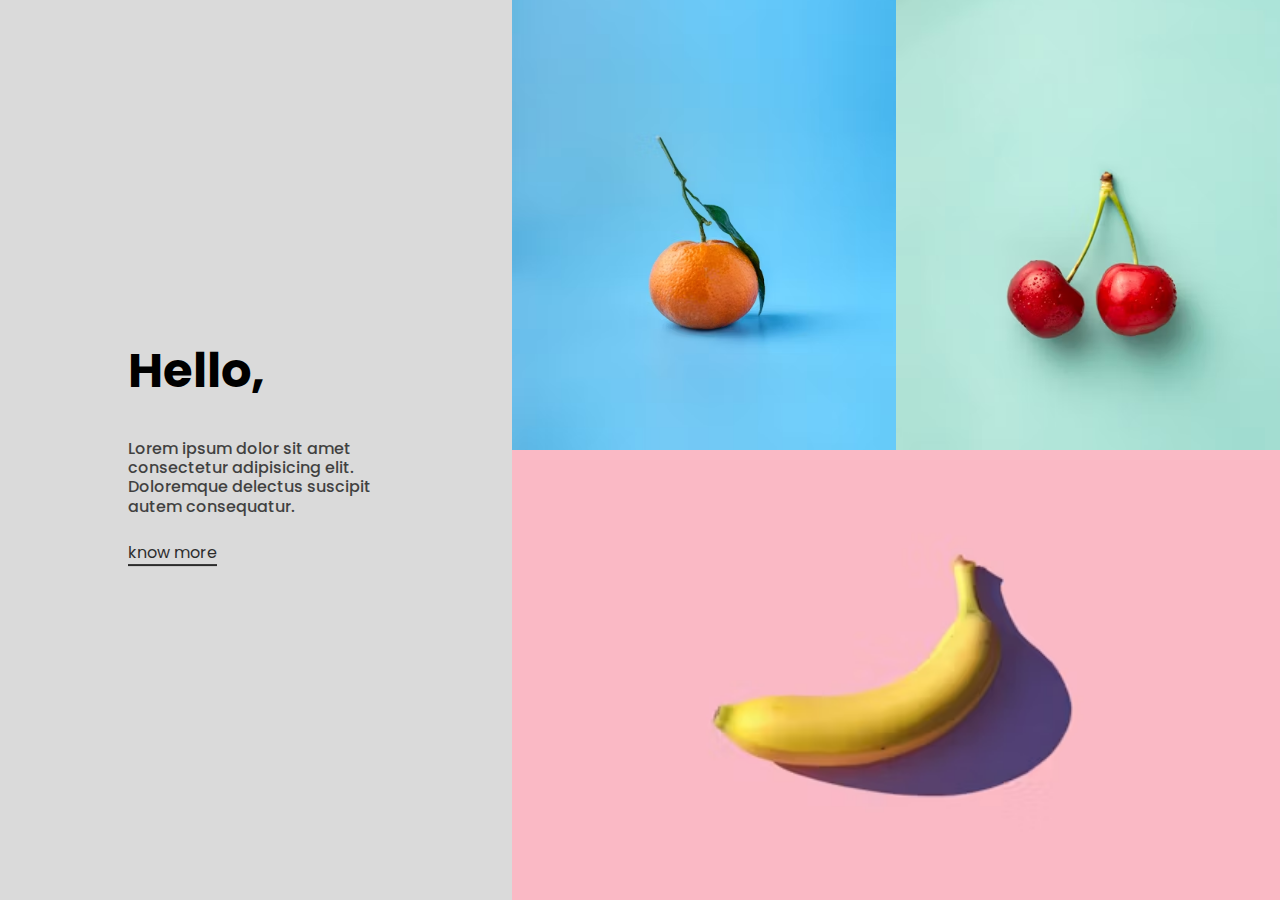
<file: responsive web/index.html>
<!DOCTYPE html>
<html lang="en">

<head>
    <meta charset="UTF-8">
    <meta name="viewport" content="width=device-width, initial-scale=1.0">
    <link rel="preconnect" href="https://fonts.googleapis.com">
    <link rel="preconnect" href="https://fonts.gstatic.com" crossorigin>
    <link
        href="https://fonts.googleapis.com/css2?family=Poppins:ital,wght@0,100;0,200;0,300;0,400;0,500;0,600;0,700;0,800;0,900;1,100;1,200;1,300;1,400;1,500;1,600;1,700;1,800;1,900&display=swap"
        rel="stylesheet">
    <link rel="stylesheet" href="style.css">
    <title>responsive web</title>
</head>

<body>
    <div class="main">
        <div class="left">
            <div class="text">
                <h1>Hello,</h1>
                <h4>Lorem ipsum dolor sit amet consectetur adipisicing elit. Doloremque delectus suscipit autem
                    consequatur.</h4>
                <a href="">know more</a>
            </div>
        </div>
        <div class="right">
            <div class="rtop">
                <div class="rleft"></div>
                <div class="rright"></div>
            </div>
            <div class="rbottom"></div>
        </div>
    </div>

</body>

</html>
</file>
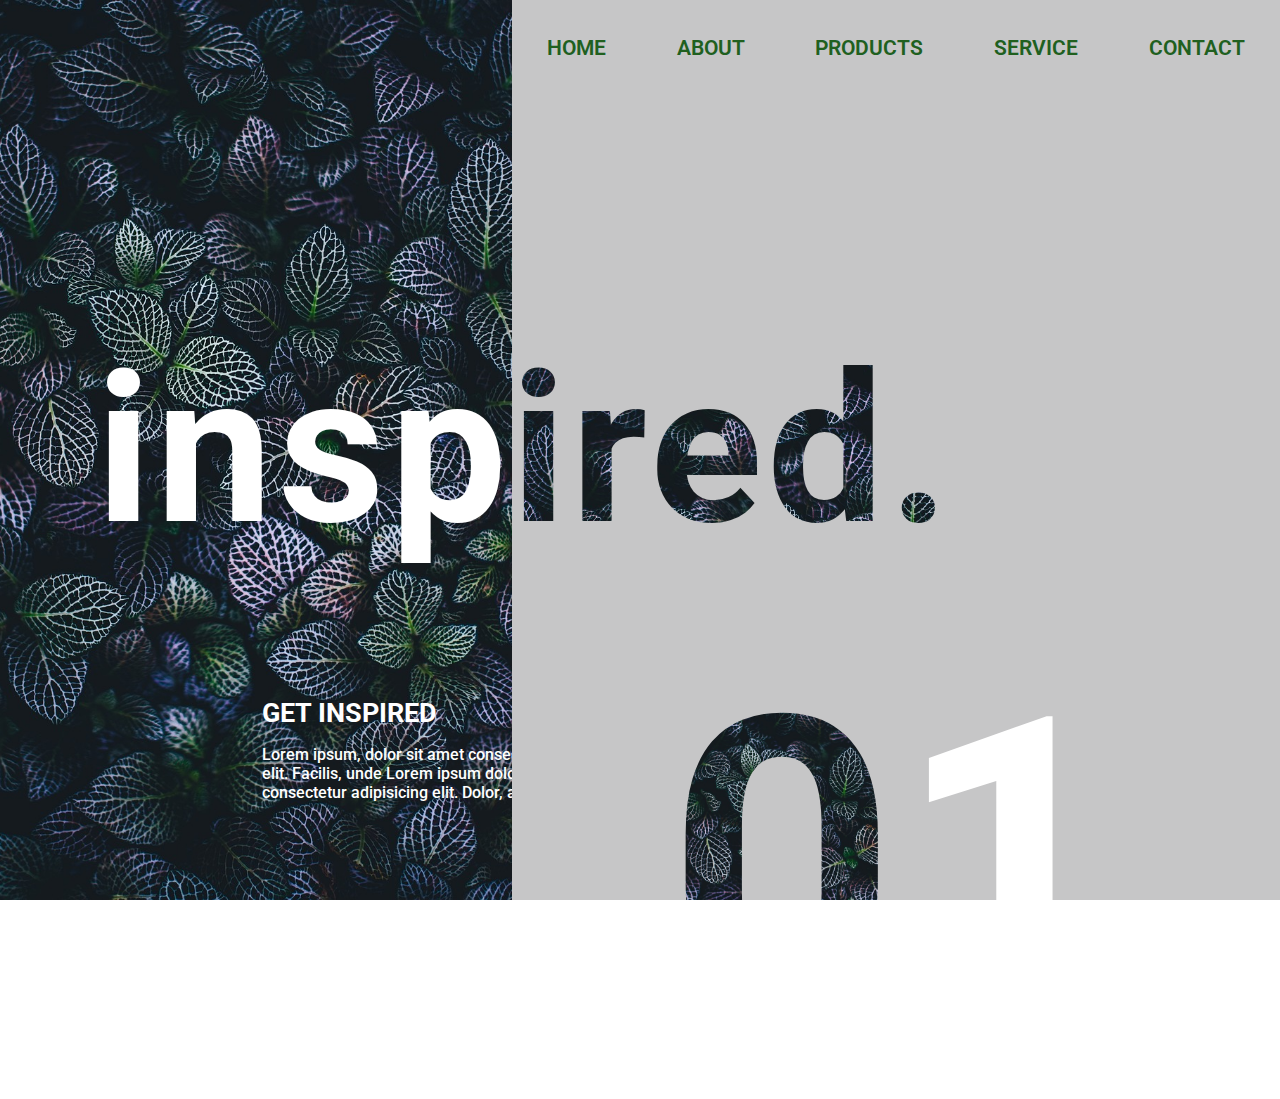
<file: Project 4/2.leaf project.html>
<!DOCTYPE html>
<html lang="en">

<head>
    <meta charset="UTF-8">
    <meta name="viewport" content="width=device-width, initial-scale=1.0">
    <link rel="preconnect" href="https://fonts.googleapis.com">
    <link rel="preconnect" href="https://fonts.gstatic.com" crossorigin>
    <link
        href="https://fonts.googleapis.com/css2?family=Roboto:ital,wght@0,100;0,300;0,400;0,500;0,700;0,900;1,100;1,300;1,400;1,500;1,700;1,900&display=swap"
        rel="stylesheet">
    <link rel="stylesheet" href="2.leaf project.css">
    <title>leaf project</title>
</head>

<body>
    <div class="main">
        <div class="left">
            <h1>insp<span id="textimg">ired.</span></h1>
            <div class="info">
                <h2>GET INSPIRED</h2>
                <p>Lorem ipsum, dolor sit amet consectetur adipisicing elit. Facilis, unde Lorem ipsum dolor sit amet
                    consectetur adipisicing elit. Dolor, animi.</p>
            </div>
        </div>
        <div class="right">
            <div class="menu">
                <a href="">HOME</a>
                <a href="">ABOUT</a>
                <a href="">PRODUCTS</a>
                <a href="">SERVICE</a>
                <a href="">CONTACT</a>
            </div>

            <h1><span id="zero">0</span>1</h1>
        </div>

    </div>

</body>

</html>
</file>
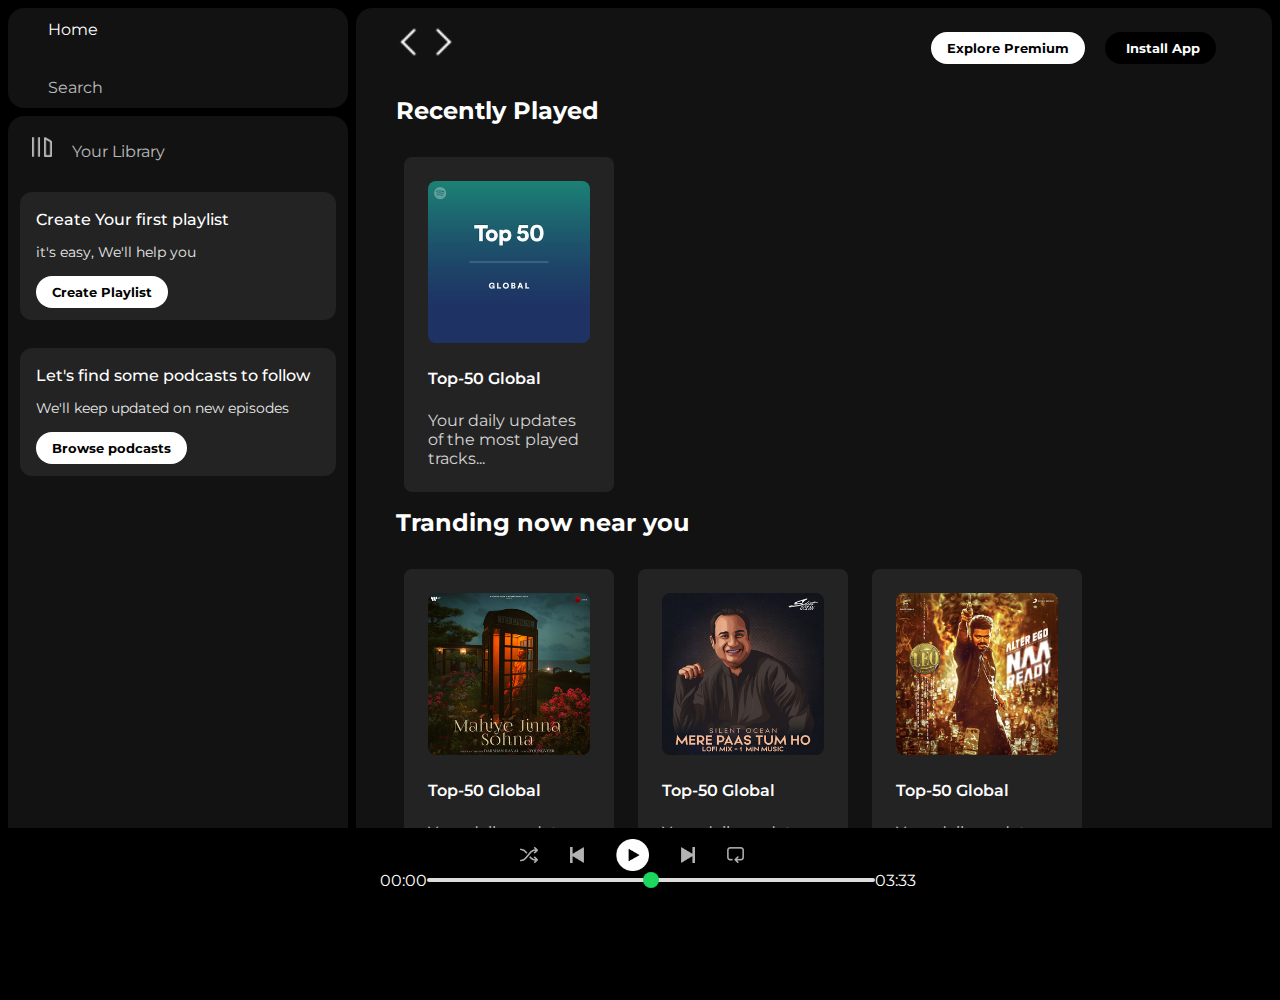
<file: SPOTIFY/spotify.html>
<!DOCTYPE html>
<html lang="en">

<head>
    <meta charset="UTF-8">
    <meta name="viewport" content="width=device-width, initial-scale=1.0">
    <link rel="stylesheet" href="https://cdnjs.cloudflare.com/ajax/libs/font-awesome/6.4.2/css/all.min.css"
        integrity="sha512-z3gLpd7yknf1YoNbCzqRKc4qyor8gaKU1qmn+CShxbuBusANI9QpRohGBreCFkKxLhei6S9CQXFEbbKuqLg0DA=="
        crossorigin="anonymous" referrerpolicy="no-referrer" />
    <link rel="preconnect" href="https://fonts.googleapis.com">
    <link rel="preconnect" href="https://fonts.gstatic.com" crossorigin>
    <link href="https://fonts.googleapis.com/css2?family=Montserrat:wght@300;400;500;600;700&display=swap"
        rel="stylesheet">
    <link rel="icon" href="./assets/logo.png">
    <link rel="stylesheet" href="spotify.css">
    <title>Spotify - Web Player: Music for everyone</title>
</head>

<body>
    <div class="main">
        <!-- sidebar -->
        <div class="sidebar">

            <!-- NAVBAR -->
            <div class="nav">
                <div class="navoption" style="opacity: 1;">
                    <i class="fa-solid fa-house"></i>
                    <a href="">Home</a>
                </div>
                <div class="navoption">
                    <i class="fa-solid fa-magnifying-glass"></i>
                    <a href="">Search</a>
                </div>

            </div>


            <!-- Library -->

            <div class="library">
                <!-- option -->
                <div class="options">
                    <div class="liboptions navoption">
                        <img src="./assets/library_icon.png" alt="">
                        <a href="">Your Library</a>
                    </div>


                    <div class="icons">
                        <i class="fa-solid fa-plus"></i>
                        <i class="fa-solid fa-arrow-right"></i>

                    </div>

                </div>


                <!-- boxes -->
                <div class="lib-box">
                    <div class="box">
                        <p class="box-p1">Create Your first playlist</p>
                        <p class="box-p2">it's easy, We'll help you</p>
                        <button class="badge">Create Playlist</button>
                    </div>

                    <div class="box">
                        <p class="box-p1">Let's find some podcasts to follow</p>
                        <p class="box-p2">We'll keep updated on new episodes</p>
                        <button class="badge">Browse podcasts</button>
                    </div>
                </div>


            </div>
        </div>



        <!-- MAIN -->

        <div class="main-content">
            <div class="sticky-nav">
                <div class="sticky-nav-icon">
                    <img src="./assets/backward_icon.png" alt="">
                    <img src="./assets/forward_icon.png" alt="" class="hide">
                </div>

                <div class="sticky-nav-options">
                    <button class="badge nav-item hide">Explore Premium</button>
                    <button class="badge nav-item dark-badge"><i class="fa-regular fa-circle-down"
                            style="margin-right: 5px;"></i>Install App</button>
                    <i class="fa-regular fa-user nav-item"></i>
                </div>


            </div>


            <!-- CARDS -->

            <h2>Recently Played</h2>
            <div class="card-container">
                <div class="card">
                    <img src="./assets/card1img.jpeg" alt="" class="card-img">
                    <p class="card-title">Top-50 Global</p>
                    <p class="card-info">Your daily updates of the most played tracks...</p>
                </div>
            </div>


            <h2>Tranding now near you</h2>
            <div class="card-container">
                <div class="card">
                    <img src="./assets/card2img.jpeg" alt="" class="card-img">
                    <p class="card-title">Top-50 Global</p>
                    <p class="card-info">Your daily updates of the most played tracks...</p>
                </div>

                <div class="card">
                    <img src="./assets/card3img.jpeg" alt="" class="card-img">
                    <p class="card-title">Top-50 Global</p>
                    <p class="card-info">Your daily updates of the most played tracks...</p>
                </div>

                <div class="card">
                    <img src="./assets/card4img.jpeg" alt="" class="card-img">
                    <p class="card-title">Top-50 Global</p>
                    <p class="card-info">Your daily updates of the most played tracks...</p>
                </div>
                <div class="card">
                    <img src="./assets/card3img.jpeg" alt="" class="card-img">
                    <p class="card-title">Top-50 Global</p>
                    <p class="card-info">Your daily updates of the most played tracks...</p>
                </div>
                <div class="card">
                    <img src="./assets/card2img.jpeg" alt="" class="card-img">
                    <p class="card-title">Top-50 Global</p>
                    <p class="card-info">Your daily updates of the most played tracks...</p>
                </div>
                <div class="card">
                    <img src="./assets/card2img.jpeg" alt="" class="card-img">
                    <p class="card-title">Top-50 Global</p>
                    <p class="card-info">Your daily updates of the most played tracks...</p>
                </div>
                <div class="card">
                    <img src="./assets/card2img.jpeg" alt="" class="card-img">
                    <p class="card-title">Top-50 Global</p>
                    <p class="card-info">Your daily updates of the most played tracks...</p>
                </div>
                <div class="card">
                    <img src="./assets/card2img.jpeg" alt="" class="card-img">
                    <p class="card-title">Top-50 Global</p>
                    <p class="card-info">Your daily updates of the most played tracks...</p>
                </div>

            </div>


            <!-- featurecard -->

            <h2>Featured Charts</h2>
            <div class="card-container">
                <div class="card">
                    <img src="./assets/card5img.jpeg" alt="" class="card-img">
                    <p class="card-title">Top-50 Global</p>
                    <p class="card-info">Your daily updates of the most played tracks...</p>
                </div>

                <div class="card">
                    <img src="./assets/card6img.jpeg" alt="" class="card-img">
                    <p class="card-title">Top-50 Global</p>
                    <p class="card-info">Your daily updates of the most played tracks...</p>
                </div>

                <div class="card">
                    <img src="./assets/card1img.jpeg" alt="" class="card-img">
                    <p class="card-title">Top-50 Global</p>
                    <p class="card-info">Your daily updates of the most played tracks...</p>
                </div>

            </div>

            <!-- footer -->
            <div class="footer">
                <div class="line"></div>
            </div>
           
        </div>

        <div class="musicplayer">
            <div class="album"></div>
            <div class="player">
                <div class="playercontrol">
                  <img src="./assets/player_icon1.png" alt="" class="player-control-icon">  
                  <img src="./assets/player_icon2.png" alt="" class="player-control-icon">  
                  <img src="./assets/player_icon3.png" alt="" class="player-control-icon" style="opacity:1;height: 2rem;">  
                  <img src="./assets/player_icon4.png" alt="" class="player-control-icon">  
                  <img src="./assets/player_icon5.png" alt="" class="player-control-icon">  
                   
                </div>
                <div class="progressbar">
                    <span class="curr-time">00:00</span>
                    <input type="range"  min="0" max="100" class="progress-range">
                    <span class="total-time">03:33</span>
                </div>
            </div>
            <div class="controls"></div>
        </div>
    
    </div>
</body>

</html>
</file>
<file: responsive web/style.css>
* {
  padding: 0;
  margin: 0;
  box-sizing: border-box;
  font-family: "Poppins", sans-serif;
}

/* Apply styles to the HTML and body elements */
html, body {
  height: 100%;
  width: 100%;
  /* Additional styles for the HTML and body elements can be added here */
}

.main{
  width: 100%;
  height: 100%;
  display: flex;
}

.left{
  width: 40%;
  height: 100%;
  background-color: #dadada;
  position: relative;
}

.text{
  position: absolute;
  left: 50%;
  top: 50%;
  transform: translate(-50%,-50%);
 
}

.text h1{
  font-size: 3rem;
}

.text h4{
  font-size: 1rem;
  opacity: 0.7;
  line-height: 1.2rem;
  margin: 2rem 0rem 1.5rem 0rem;
  font-weight: 500;
}

.text a{
  text-decoration: none;
  color: black;
  opacity: 0.8;
  border-bottom: 2px solid black;
}

.right{
  width: 60%;
  height: 100%;
  background-color: rgb(17, 255, 0);
  
}

.rtop{
  width: 100%;
  height: 50%;
  background-color: aqua;
  display: flex;
}

.rleft{
  width: 50%;
  height: 100%;
  background-image: url("./orange.avif");
  background-size: cover;
  background-position: center;
}

.rright{
  width: 50%;
  height: 100%;
  background-image: url("./cherry2.avif");
  background-size: cover;
  background-position: center;
}

.rbottom{
  width: 100%;
  height: 50%;
  background-image: url("./banana.avif");
  background-size: cover;
  background-position: center;
}


@media(max-width:500px){
  .main{
    flex-direction: column;
  }

  .left{
    width: 100%;
  }

  .right{
    width: 100%;
  }

}
</file>
<file: Project 4/2.leaf project.css>
* {
  padding: 0;
  margin: 0;
  box-sizing: border-box;
  font-family: "Roboto", sans-serif;
}

/* Apply styles to the HTML and body elements */
html, body {
  height: 100%;
  width: 100%;
  /* Additional styles for the HTML and body elements can be added here */
  color: white;
  overflow-y: hidden;
}

.main{
    height: 100%;
    width: 100%;
    background-color: #717171;
   display: flex;
   position: relative;
}
  


.left{
    width: 40%;
    height:100% ;
    background-image: url("./leaves.jpg");
    background-size: cover;
    background-position: center;
    /* position: relative; */
}

.right{
    width: 60%;
    height:100% ;
    background-color:#c6c6c7;
    position: relative;

}

.menu{
    height: 6rem;
    display: flex;
    justify-content: space-around;
    align-items: center;
}

.menu a{
    text-decoration: none;
    color:#20601f;
    font-size: 1.3rem;
   font-weight: 600;
   position: relative;
}


.left h1{
    font-size: 13rem;
    font-weight: bold;
    color: white;
    position: absolute;
    top: 50%;
    left: 41%;
    transform: translate(-50%,-50%);
    letter-spacing: 0.3rem;
    z-index: 1;
}


/* TEXT ME IMAGE PUT KARNE K LIYE  */
#textimg{
    background-image: url("./leaves.jpg");
    background-size: cover;
    color: transparent;
    -webkit-background-clip: text;
}

.info{
    position: absolute;
    bottom: 10%;
    left:19.2% ;
    backface-visibility: blur(10px);
    padding: 0.5rem 1rem;
}

.info p{
    width: 25rem;
    font-weight: 500;
   
}
.info h2{
    font-size: 1.7rem;
    margin-bottom: 1rem;
    
}

.right h1{
    position:absolute ;
    left:50% ;
   top: 70%;
    transform: translate(-50%,0);
    font-size: 25rem;
    display: inline;
    
}

#zero{
    background-image: url("./leaves.jpg");
    background-size: cover;
    color: transparent;
    -webkit-background-clip: text;
}
</file>
<file: SPOTIFY/spotify.css>
* {
    /* padding: 0; */
    margin: 0;
    box-sizing: border-box;
    font-family: 'Montserrat', sans-serif;

}

/* Apply styles to the HTML and body elements */
html,
body {
    height: 100%;
    width: 100%;
    /* Additional styles for the HTML and body elements can be added here */
    color: white;
    background-color: black;
    overflow: hidden;
}

.main {
    display: flex;
    height: 100vh;
    padding: 0.5rem;
}

/* sidebar,maincontent,musicplayer parent=main so inherit height from parent=100vh */

.sidebar {
    background-color: black;
    width: 340px;
    border-radius: 1rem;
    margin-right: 0.5rem;
    /*16px*/
}

.main-content {
    background-color: #121212;
    flex: 1;
    border-radius: 1rem;
    overflow: auto;
    padding: 0 1.5rem 0 1.5rem;
}

.musicplayer {
    background-color: black;
    position: fixed;
    bottom: 0;
    width: 100vw;
    height: 72px;
}

.nav {
    background-color: #121212;
    height: 100px;
    display: flex;
    flex-direction: column;
    justify-content: center;
    border-radius: 1rem;
    padding: 0.5rem 0.75rem;


}

.navoption a {
    text-decoration: none;
    color: white;
    font-size: 1rem;
    margin-left: 1rem;


}

.navoption {
    line-height: 2.5rem;
    padding: 0.5rem 0.75rem;
    opacity: 0.7;

}

.navoption i {
    font-size: 1.25rem;
}

.navoption:hover {
    opacity: 1;
}

.library {
    background-color: #121212;
    border-radius: 1rem;
    height: 100%;
    margin-top: 0.5rem;
    padding: 0.5rem 0.75rem;

}

.options {
    /* background-color: aqua; */
    display: flex;
    justify-content: space-between;
    align-items: center;
}

.liboptions img {
    height: 1.25rem;
    width: 1.25rem;

}


.icons i {
    font-size: 1.25rem;
    opacity: 0.7;
    margin-right: 1rem;
}

.icons i:hover {
    opacity: 1;

}

.box {
    height: 8rem;
    background-color: #232323;
    margin: 0.75rem 0 1.75rem 0;
    padding: 0.75rem 1rem;
    border-radius: 0.75rem;
    line-height: 2rem;

}

.box-p1 {
    font-size: 1rem;
    font-weight: 500;
}

.box-p2 {
    font-size: 0.85rem;
    opacity: 0.9;
}

.badge {
    background-color: white;
    border: none;
    border-radius: 100px;
    padding: 0.25rem 1rem;
    font-weight: 700;
    height: 2rem;
    width: fit-content;
    margin-top: 0.5rem;
}

.dark-badge {
    background-color: black;
    color: white;
}


/* MAIN */

.sticky-nav {
    position: sticky;
    top: 0;
    background-color: #121212;
    display: flex;
    justify-content: space-between;
    align-items: center;
    padding: 1rem 0 1rem;
    z-index: 10;
}

.sticky-nav img {
    height: 2rem;
    width: 2rem;
}

.sticky-nav-icon {
    margin-left: 0.75rem;
}

.nav-item {
    margin-right: 1rem;
}

@media (max-width:1000px) {
    .hide {
        display: none;
    }
}


/* CARDS */

.card-container {
    display: flex;
    flex-wrap: wrap;
}

.card {
    background-color: #232323;
    width: 210px;
    border-radius: 0.5rem;
    padding: 1.5rem;
    margin-top: 1rem;
    margin-left: 1.5rem;
    margin-top: 1rem;
    /* margin-bottom: 1.5rem; */

}

.card-img {
    /* 100%=parent width 150px */
    width: 100%;
    border-radius: 0.5rem;
}

.card-title {
    font-weight: 600;
    line-height: 4rem;

}

.card-info {
    font-size: 1rem;
    opacity: 0.8;

}

h2{
    margin: 1rem;
}

/* footer */

.footer{
    height: 300px;
    display: flex;
    justify-content: center;
    align-items: center;

}

.line{
    height: 50%;
    width: 90%;
    border-top: 1px solid white;
    opacity: 0.4;
}

.musicplayer{
    display: flex;
    justify-content: space-between;
    align-items: center;
}

.album{
    width: 25%;
}
.player{
    width: 50%;
}
.controls{
    width: 25%;
}

.player-control-icon{
    height: 1rem;
    margin-right: 2rem;
    opacity: 0.7;
}
.player-control-icon:hover{
    opacity: 1;
}

.playercontrol{
    display: flex;
    justify-content: center;
    align-items: center;

}

.progressbar{
    display: flex;
    justify-content: center;
    align-items: center;

}

.progress-range{
    width:70% ;
    appearance: none;
    background-color: transparent;
    cursor: pointer;
}

.progress-range::-webkit-slider-runnable-track{
    background-color: #ddd;
    border-radius: 100px;
    height: 0.2rem;
}

.progress-range::-webkit-slider-thumb{
    appearance: none;
    background-color: #1bd760;
    height: 1rem;
    width: 1rem;
    border-radius: 50%;
    margin-top: -6px;

}
</file>
